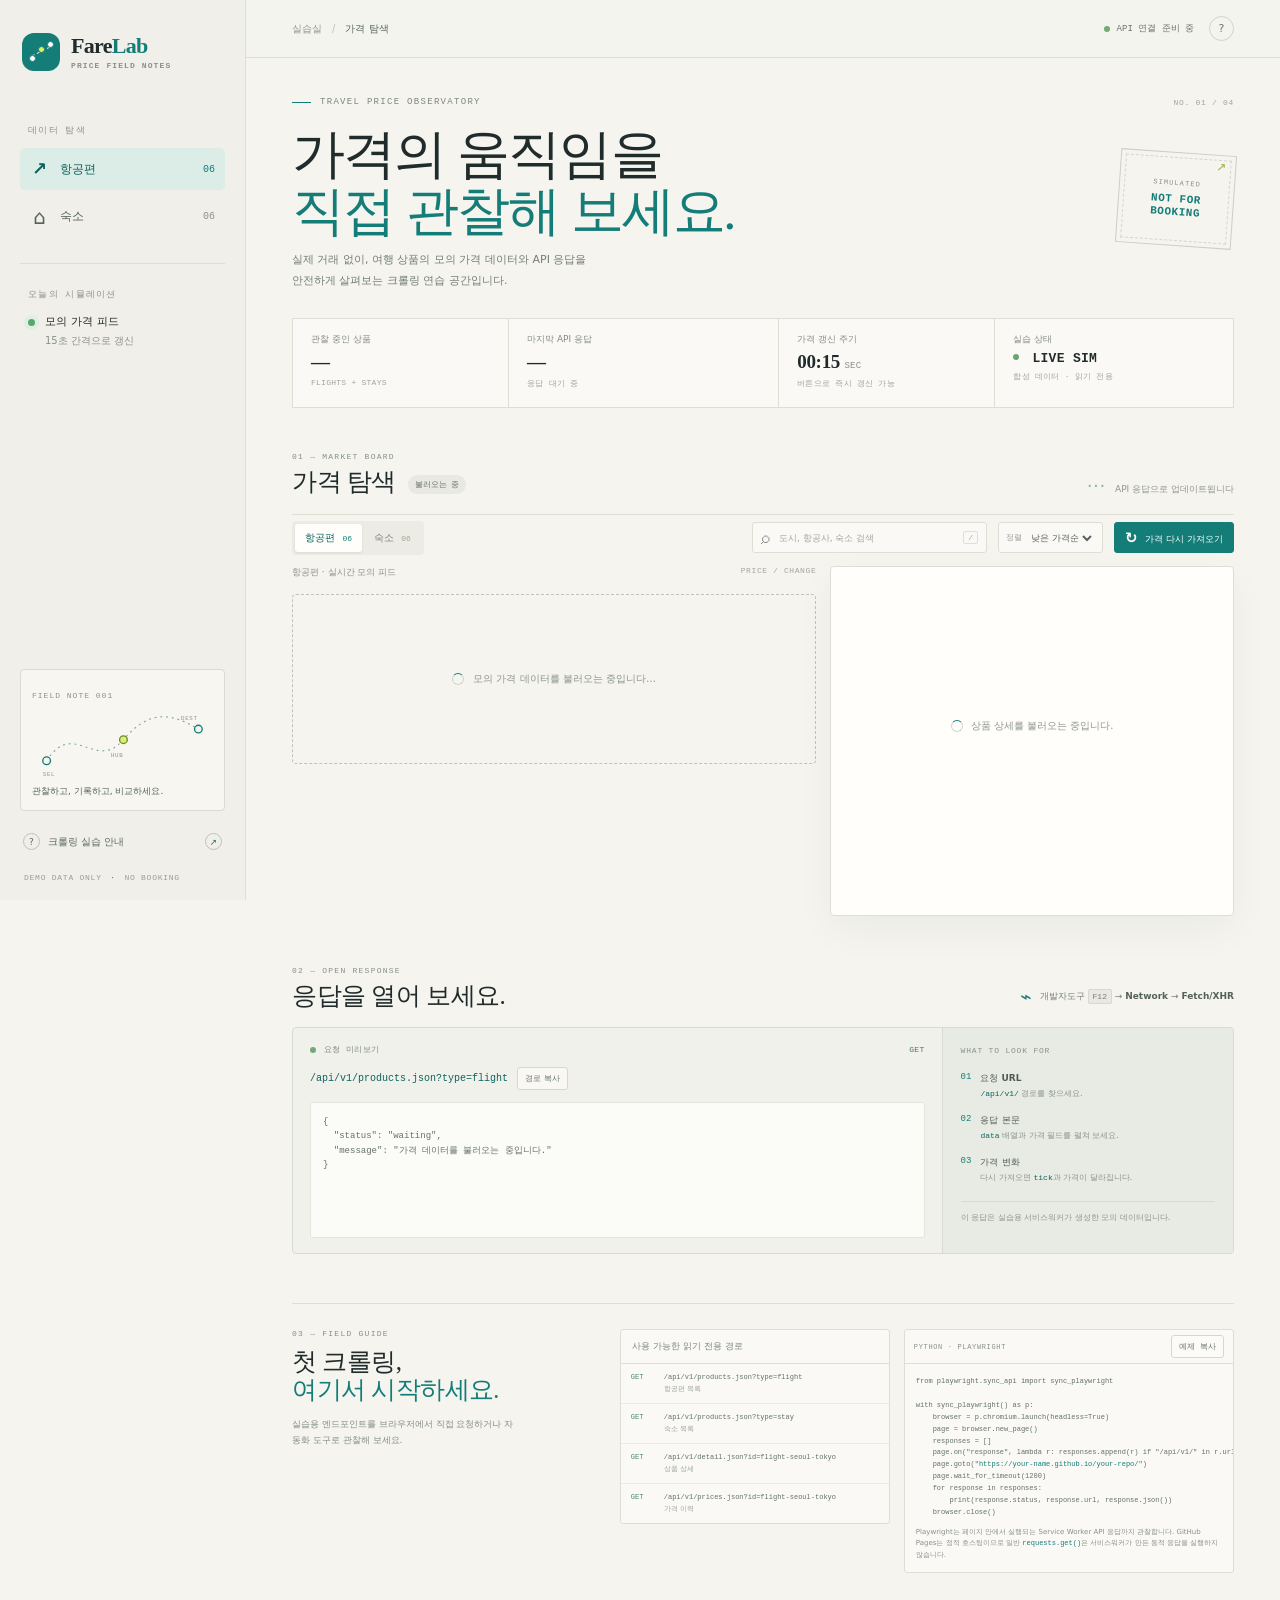
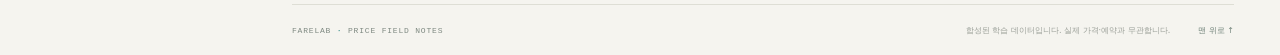
<file: index.html>
<!doctype html>
<html lang="ko">
  <head>
    <meta charset="utf-8" />
    <meta name="viewport" content="width=device-width, initial-scale=1" />
    <meta name="theme-color" content="#f5f4ef" />
    <meta name="description" content="항공편과 숙소의 모의 가격 변동을 보고 브라우저 Network 탭에서 JSON API를 연습하는 크롤링 실습실." />
    <title>FareLab — 여행 가격 크롤링 실습실</title>
    <link rel="icon" href="data:image/svg+xml,%3Csvg xmlns='http://www.w3.org/2000/svg' viewBox='0 0 40 40'%3E%3Crect width='40' height='40' rx='12' fill='%23147d78'/%3E%3Cpath d='M10 25h8l5-10h8' fill='none' stroke='white' stroke-width='2.4' stroke-linecap='round' stroke-dasharray='2 3'/%3E%3Ccircle cx='10' cy='25' r='3' fill='white'/%3E%3Ccircle cx='31' cy='15' r='3' fill='%23d8f36a'/%3E%3C/svg%3E" />
    <link rel="stylesheet" href="styles.css" />
    <script src="api-engine.js" defer></script>
    <script src="app.js" defer></script>
  </head>
  <body>
    <div class="app-shell">
      <aside class="sidebar" aria-label="실습 메뉴">
        <a class="brand" href="./" aria-label="FareLab 홈">
          <span class="brand-mark" aria-hidden="true"><i></i><b></b><em></em></span>
          <span class="brand-name">Fare<span>Lab</span><small>PRICE FIELD NOTES</small></span>
        </a>

        <div class="side-label">데이터 탐색</div>
        <nav class="category-nav" aria-label="상품 종류">
          <button class="nav-item is-active" data-type="flight" type="button">
            <span class="nav-icon" aria-hidden="true">↗</span><span>항공편</span><span class="nav-count" id="flight-count">06</span>
          </button>
          <button class="nav-item" data-type="stay" type="button">
            <span class="nav-icon nav-icon-bed" aria-hidden="true">⌂</span><span>숙소</span><span class="nav-count" id="stay-count">06</span>
          </button>
        </nav>

        <div class="side-rule"></div>
        <div class="side-label">오늘의 시뮬레이션</div>
        <div class="side-note">
          <span class="live-dot"></span>
          <div><strong>모의 가격 피드</strong><small>15초 간격으로 갱신</small></div>
        </div>
        <div class="route-stamp" aria-hidden="true">
          <span class="route-stamp-kicker">FIELD NOTE 001</span>
          <svg viewBox="0 0 180 76" role="img" aria-label="점선 항공 노선 장식">
            <path d="M11 56 C39 12, 62 68, 91 34 S143 8, 169 23" />
            <circle cx="11" cy="56" r="4" /><circle cx="91" cy="34" r="4" /><circle cx="169" cy="23" r="4" />
            <text x="7" y="72">SEL</text><text x="78" y="52">HUB</text><text x="151" y="14">DEST</text>
          </svg>
          <span class="route-stamp-caption">관찰하고, 기록하고, 비교하세요.</span>
        </div>

        <a class="side-help-link" href="#practice-guide"><span>?</span> 크롤링 실습 안내 <span class="side-arrow">↗</span></a>
        <div class="sidebar-footer">DEMO DATA ONLY <span>·</span> NO BOOKING</div>
      </aside>

      <main class="main-content">
        <header class="topbar">
          <div class="breadcrumb"><span>실습실</span><span class="crumb-slash">/</span><strong>가격 탐색</strong></div>
          <div class="topbar-right">
            <span class="environment-badge"><i></i> <span id="api-mode-label">API 연결 준비 중</span></span>
            <button class="icon-button" id="help-button" type="button" aria-label="실습 안내로 이동" title="실습 안내">?</button>
          </div>
        </header>

        <div class="page-wrap">
          <section class="page-intro" aria-labelledby="page-title">
            <div class="eyebrow"><span class="eyebrow-line"></span> TRAVEL PRICE OBSERVATORY <span class="issue-number">NO. 01 / 04</span></div>
            <div class="intro-row">
              <div>
                <h1 id="page-title">가격의 움직임을<br /><em>직접 관찰해 보세요.</em></h1>
                <p class="intro-copy">실제 거래 없이, 여행 상품의 모의 가격 데이터와 API 응답을<br class="desktop-break" /> 안전하게 살펴보는 크롤링 연습 공간입니다.</p>
              </div>
              <div class="intro-stamp"><span>SIMULATED</span><strong>NOT FOR<br />BOOKING</strong><i>↗</i></div>
            </div>
          </section>

          <section class="metric-strip" aria-label="데이터 요약">
            <div class="metric"><span class="metric-label">관찰 중인 상품</span><strong id="metric-products">—</strong><span class="metric-foot">FLIGHTS + STAYS</span></div>
            <div class="metric"><span class="metric-label">마지막 API 응답</span><strong id="metric-updated">—</strong><span class="metric-foot" id="metric-endpoint">응답 대기 중</span></div>
            <div class="metric metric-note"><span class="metric-label">가격 갱신 주기</span><strong>00:15 <small>SEC</small></strong><span class="metric-foot">버튼으로 즉시 갱신 가능</span></div>
            <div class="metric metric-signal"><span class="metric-label">실습 상태</span><strong><i></i> LIVE SIM</strong><span class="metric-foot">합성 데이터 · 읽기 전용</span></div>
          </section>

          <section class="explorer-section" aria-labelledby="explorer-title">
            <div class="section-heading">
              <div><div class="section-kicker">01 — MARKET BOARD</div><h2 id="explorer-title">가격 탐색 <span id="result-count" class="result-count">불러오는 중</span></h2></div>
              <div class="section-heading-note"><span class="tiny-route" aria-hidden="true">···</span> API 응답으로 업데이트됩니다</div>
            </div>

            <div class="explorer-toolbar">
              <div class="type-switch" role="tablist" aria-label="상품 유형 선택">
                <button class="type-tab is-active" role="tab" aria-selected="true" data-type="flight" type="button">항공편 <span>06</span></button>
                <button class="type-tab" role="tab" aria-selected="false" data-type="stay" type="button">숙소 <span>06</span></button>
              </div>
              <label class="search-box"><span aria-hidden="true">⌕</span><input id="search-input" type="search" placeholder="도시, 항공사, 숙소 검색" autocomplete="off" /><kbd>/</kbd></label>
              <label class="sort-control"><span>정렬</span><select id="sort-select" aria-label="상품 정렬"><option value="price-asc">낮은 가격순</option><option value="price-desc">높은 가격순</option><option value="change-desc">변동폭순</option></select></label>
              <button id="refresh-button" class="refresh-button" type="button"><span aria-hidden="true">↻</span> 가격 다시 가져오기</button>
            </div>

            <div class="market-grid">
              <section class="product-column" aria-label="여행 상품 목록">
                <div class="list-meta"><span id="list-caption">항공편 · 실시간 모의 피드</span><span class="list-sort-label">PRICE / CHANGE</span></div>
                <div id="product-list" class="product-list" aria-live="polite"><div class="loading-state"><span class="spinner"></span> 모의 가격 데이터를 불러오는 중입니다…</div></div>
                <div id="empty-state" class="empty-state" hidden>검색 조건에 맞는 상품이 없습니다.</div>
              </section>

              <aside id="detail-panel" class="detail-panel" aria-label="선택한 상품의 상세 가격">
                <div class="detail-loading"><span class="spinner"></span> 상품 상세를 불러오는 중입니다.</div>
              </aside>
            </div>
          </section>

          <section class="api-section" aria-labelledby="api-title">
            <div class="section-heading api-heading">
              <div><div class="section-kicker">02 — OPEN RESPONSE</div><h2 id="api-title">응답을 열어 보세요.</h2></div>
              <div class="network-hint"><span class="network-spark">⌁</span><span>개발자도구 <kbd>F12</kbd> → <b>Network</b> → <b>Fetch/XHR</b></span></div>
            </div>
            <div class="api-console">
              <div class="api-console-main">
                <div class="console-topline"><span class="console-dot"></span><span>요청 미리보기</span><span class="console-request-method">GET</span></div>
                <div class="endpoint-row"><code id="api-endpoint">/api/v1/products.json?type=flight</code><button id="copy-endpoint" class="copy-button" type="button">경로 복사</button></div>
                <pre id="api-response" class="response-preview" aria-label="가장 최근 API JSON 응답"><code>{
  "status": "waiting",
  "message": "가격 데이터를 불러오는 중입니다."
}</code></pre>
              </div>
              <div class="api-console-aside">
                <div class="api-aside-kicker">WHAT TO LOOK FOR</div>
                <ol class="look-list"><li><span>01</span><div><b>요청 URL</b><small><code>/api/v1/</code> 경로를 찾으세요.</small></div></li><li><span>02</span><div><b>응답 본문</b><small><code>data</code> 배열과 가격 필드를 펼쳐 보세요.</small></div></li><li><span>03</span><div><b>가격 변화</b><small>다시 가져오면 <code>tick</code>과 가격이 달라집니다.</small></div></li></ol>
                <div class="response-disclaimer">이 응답은 실습용 서비스워커가 생성한 모의 데이터입니다.</div>
              </div>
            </div>
          </section>

          <section id="practice-guide" class="guide-section" aria-labelledby="guide-title">
            <div class="guide-title-block"><div class="section-kicker">03 — FIELD GUIDE</div><h2 id="guide-title">첫 크롤링,<br /><em>여기서 시작하세요.</em></h2><p>실습용 엔드포인트를 브라우저에서 직접 요청하거나 자동화 도구로 관찰해 보세요.</p></div>
            <div class="guide-content">
              <div class="endpoint-reference">
                <div class="reference-title">사용 가능한 읽기 전용 경로</div>
                <div class="endpoint-item"><span>GET</span><code>/api/v1/products.json?type=flight</code><small>항공편 목록</small></div>
                <div class="endpoint-item"><span>GET</span><code>/api/v1/products.json?type=stay</code><small>숙소 목록</small></div>
                <div class="endpoint-item"><span>GET</span><code>/api/v1/detail.json?id=flight-seoul-tokyo</code><small>상품 상세</small></div>
                <div class="endpoint-item"><span>GET</span><code>/api/v1/prices.json?id=flight-seoul-tokyo</code><small>가격 이력</small></div>
              </div>
                <div class="code-example">
                <div class="code-example-head"><span>PYTHON · PLAYWRIGHT</span><button id="copy-code" class="copy-button" type="button">예제 복사</button></div>
                <pre><code>from playwright.sync_api import sync_playwright

with sync_playwright() as p:
    browser = p.chromium.launch(headless=True)
    page = browser.new_page()
    responses = []
    page.on("response", lambda r: responses.append(r) if "/api/v1/" in r.url else None)
    page.goto("<span id="site-url-placeholder">https://your-name.github.io/your-repo/</span>")
    page.wait_for_timeout(1200)
    for response in responses:
        print(response.status, response.url, response.json())
    browser.close()</code></pre>
                <p>Playwright는 페이지 안에서 실행되는 Service Worker API 응답까지 관찰합니다. GitHub Pages는 정적 호스팅이므로 일반 <code>requests.get()</code>은 서비스워커가 만든 동적 응답을 실행하지 않습니다.</p>
              </div>
            </div>
          </section>

          <footer class="page-footer"><span>FARELAB <i>·</i> PRICE FIELD NOTES</span><span>합성된 학습 데이터입니다. 실제 가격·예약과 무관합니다.</span><a href="#page-title">맨 위로 ↑</a></footer>
        </div>
      </main>
    </div>
    <div id="toast" class="toast" role="status" aria-live="polite"></div>
    <noscript><div class="noscript">FareLab 실습실을 사용하려면 브라우저에서 JavaScript를 활성화해 주세요.</div></noscript>
  </body>
</html>
</file>
<file: styles.css>
:root {
  color-scheme: light;
  --paper: #f5f4ef;
  --paper-deep: #eceae2;
  --white: #fffefa;
  --ink: #202b2b;
  --ink-soft: #53605e;
  --muted: #89908a;
  --line: #deded5;
  --line-dark: #bfc4bb;
  --teal: #147d78;
  --teal-deep: #0d625e;
  --teal-pale: #dcece7;
  --lime: #d8f36a;
  --coral: #c95e4a;
  --coral-pale: #f6e2dc;
  --green: #347a5b;
  --green-pale: #e2eee4;
  --shadow: 0 14px 40px rgba(32, 43, 43, .045);
  font-family: system-ui, -apple-system, BlinkMacSystemFont, "Segoe UI", sans-serif;
  font-synthesis: none;
  text-rendering: optimizeLegibility;
}
* { box-sizing: border-box; }
html { scroll-behavior: smooth; }
body { margin: 0; min-width: 320px; background: var(--paper); color: var(--ink); }
button, input, select { font: inherit; }
button { color: inherit; }
a { color: inherit; text-decoration: none; }
kbd, code, pre, .metric-foot, .eyebrow, .side-label, .section-kicker, .api-aside-kicker, .endpoint-item > span, .console-request-method { font-family: ui-monospace, SFMono-Regular, Menlo, Consolas, monospace; }
.app-shell { min-height: 100vh; }
.sidebar { width: 246px; position: fixed; inset: 0 auto 0 0; z-index: 10; padding: 30px 20px 18px; display: flex; flex-direction: column; background: #f0efe9; border-right: 1px solid var(--line); }
.brand { display: flex; align-items: center; gap: 11px; margin: 3px 0 53px 2px; width: fit-content; }
.brand-mark { width: 38px; height: 38px; position: relative; display: block; border-radius: 12px; background: var(--teal); }
.brand-mark::before { content: ""; position: absolute; left: 9px; right: 9px; top: 18px; height: 1px; border-top: 1.5px dashed rgba(255,255,255,.88); transform: rotate(-26deg); }
.brand-mark i, .brand-mark b, .brand-mark em { position: absolute; width: 7px; height: 7px; border-radius: 100%; background: white; border: 1.5px solid var(--teal); }
.brand-mark i { left: 7px; bottom: 9px; }.brand-mark b { left: 16px; top: 13px; background: var(--lime); }.brand-mark em { right: 6px; top: 8px; }
.brand-name { font-family: Georgia, "Times New Roman", serif; font-size: 22px; letter-spacing: -.7px; line-height: 1; font-weight: 700; }
.brand-name > span { color: var(--teal); }.brand-name small { display: block; padding-top: 5px; font-family: ui-monospace, monospace; font-weight: 600; font-size: 8px; letter-spacing: 1.1px; color: var(--muted); }
.side-label { margin: 0 0 11px 8px; color: #8c9189; font-size: 9px; letter-spacing: 1.25px; text-transform: uppercase; }
.category-nav { display: grid; gap: 5px; }
.nav-item { width: 100%; height: 42px; border: 0; background: transparent; border-radius: 5px; text-align: left; display: flex; align-items: center; gap: 11px; padding: 0 10px; color: #57615e; font-size: 12px; cursor: pointer; transition: background .15s, color .15s; }
.nav-item:hover { background: rgba(20,125,120,.065); }.nav-item.is-active { background: var(--teal-pale); color: var(--teal-deep); font-weight: 680; }
.nav-icon { display: inline-grid; width: 19px; height: 19px; place-items: center; font-size: 18px; line-height: 1; }.nav-icon-bed { font-size: 20px; }
.nav-count { margin-left: auto; color: #8b938d; font: 10px ui-monospace, monospace; }.nav-item.is-active .nav-count { color: var(--teal); }
.side-rule { height: 1px; background: var(--line); margin: 26px 0 24px; }
.side-note { display: flex; align-items: flex-start; gap: 10px; margin: 2px 8px 0; }.live-dot { width: 7px; height: 7px; margin-top: 5px; border-radius: 50%; background: #57a770; box-shadow: 0 0 0 4px #e0efe1; animation: pulse 2.4s infinite; }
.side-note strong, .side-note small { display: block; }.side-note strong { font-size: 11px; font-weight: 650; }.side-note small { margin-top: 5px; font-size: 10px; color: var(--muted); }
.route-stamp { margin: auto 0 22px; padding: 13px 11px 12px; border: 1px solid #dadbd2; border-radius: 4px; background: rgba(255,254,250,.42); }.route-stamp-kicker { color: #8c938d; font: 8px ui-monospace, monospace; letter-spacing: 1px; }.route-stamp svg { width: 100%; height: 73px; overflow: visible; margin: 5px 0 1px; }.route-stamp path { fill: none; stroke: #7fa9a0; stroke-width: 1.2; stroke-dasharray: 2 4; }.route-stamp circle { fill: var(--paper); stroke: var(--teal); stroke-width: 1.4; }.route-stamp circle:nth-of-type(2) { fill: var(--lime); stroke: #718437; }.route-stamp text { font: 6px ui-monospace, monospace; fill: #8e938b; letter-spacing: .7px; }.route-stamp-caption { display: block; color: var(--ink-soft); font-size: 9px; }
.side-help-link { display: flex; align-items: center; gap: 8px; margin: 0 3px 23px; color: #5d6965; font-size: 10px; }.side-help-link > span { width: 17px; height: 17px; display: grid; place-items: center; border: 1px solid #bbc3bd; border-radius: 50%; font-size: 9px; }.side-arrow { margin-left: auto; font-size: 14px; color: var(--teal); }
.sidebar-footer { color: #9a9d96; font: 8px ui-monospace, monospace; letter-spacing: .75px; padding-left: 4px; }.sidebar-footer span { color: var(--teal); margin: 0 3px; }
.main-content { min-height: 100vh; margin-left: 246px; }
.topbar { height: 58px; display: flex; align-items: center; justify-content: space-between; padding: 0 46px; border-bottom: 1px solid var(--line); background: rgba(245,244,239,.82); }.breadcrumb { display: flex; align-items: center; gap: 10px; color: #92978f; font-size: 10px; }.crumb-slash { color: #bdc0b8; }.breadcrumb strong { color: #59635f; font-weight: 600; }.topbar-right { display: flex; align-items: center; gap: 15px; }.environment-badge { display: inline-flex; align-items: center; gap: 7px; color: #69736c; font: 9px ui-monospace, monospace; }.environment-badge i { width: 6px; height: 6px; background: #72ab73; border-radius: 50%; }.icon-button { width: 25px; height: 25px; padding: 0; border-radius: 50%; border: 1px solid #d0d3ca; background: transparent; color: #717a73; font-size: 11px; cursor: pointer; }.icon-button:hover { border-color: var(--teal); color: var(--teal); }
.page-wrap { max-width: 1420px; padding: 39px 46px 0; margin: 0 auto; }
.page-intro { padding-bottom: 27px; }.eyebrow { color: #7c8680; font-size: 9px; letter-spacing: 1.3px; display: flex; align-items: center; gap: 9px; }.eyebrow-line { width: 19px; height: 1px; background: var(--teal); }.issue-number { margin-left: auto; color: #a1a49c; font-size: 8px; letter-spacing: .7px; }
.intro-row { display: flex; justify-content: space-between; align-items: center; gap: 24px; }.intro-row h1 { margin: 19px 0 11px; font-family: Georgia, "Times New Roman", serif; font-size: clamp(34px, 4.2vw, 53px); letter-spacing: -1.8px; line-height: 1.07; font-weight: 500; }.intro-row h1 em, .guide-title-block h2 em { color: var(--teal); font-style: italic; }.intro-copy { color: #737d76; margin: 0; font-size: 11px; line-height: 1.85; }.intro-stamp { position: relative; flex: 0 0 116px; height: 94px; transform: rotate(4deg); border: 1px solid #cbd0c5; display: flex; flex-direction: column; justify-content: center; align-items: center; color: #879089; }.intro-stamp::before { content: ""; position: absolute; inset: 4px; border: 1px dashed #d4d7ce; }.intro-stamp > span { font: 7px ui-monospace, monospace; letter-spacing: 1.1px; }.intro-stamp strong { margin-top: 6px; text-align: center; color: var(--teal); font: 700 11px/1.18 ui-monospace, monospace; letter-spacing: .55px; }.intro-stamp i { position: absolute; right: 9px; top: 4px; color: #9cb04d; font-style: normal; font-size: 12px; }
.metric-strip { display: grid; grid-template-columns: 1fr 1.25fr 1fr 1.1fr; border: 1px solid var(--line); background: rgba(255,254,250,.62); margin: 0 0 44px; }.metric { min-height: 88px; padding: 14px 18px 11px; border-right: 1px solid var(--line); display: flex; flex-direction: column; align-items: flex-start; }.metric:last-child { border-right: 0; }.metric-label { color: #828a83; font-size: 9px; }.metric > strong { margin-top: 5px; color: var(--ink); font: 600 19px Georgia, "Times New Roman", serif; letter-spacing: -.3px; }.metric > strong small { font: 9px ui-monospace, monospace; color: #888e86; letter-spacing: .2px; }.metric-foot { margin-top: 5px; color: #a0a49d; font-size: 8px; letter-spacing: .25px; }.metric-signal > strong { font-family: ui-monospace, monospace; font-size: 13px; letter-spacing: .3px; }.metric-signal > strong i { display: inline-block; width: 6px; height: 6px; border-radius: 50%; background: #6ca571; vertical-align: 2px; margin-right: 5px; }
.section-heading { display: flex; justify-content: space-between; align-items: end; gap: 18px; margin-bottom: 18px; }.section-kicker { color: #85908a; font-size: 8px; letter-spacing: 1.25px; }.section-heading h2 { margin: 7px 0 0; font: 500 25px/1.1 Georgia, "Times New Roman", serif; letter-spacing: -.5px; }.result-count { display: inline-block; margin-left: 6px; vertical-align: 3px; padding: 4px 7px; border-radius: 10px; background: #e8e9e1; color: #68726b; font: 8px ui-monospace, monospace; letter-spacing: 0; }.section-heading-note { color: #8e968e; font-size: 9px; }.tiny-route { margin-right: 6px; color: #8ab0a5; font-size: 17px; letter-spacing: 1px; }
.explorer-toolbar { min-height: 47px; display: flex; align-items: center; gap: 11px; padding: 6px 0 11px; border-top: 1px solid var(--line); }.type-switch { display: flex; align-items: center; gap: 2px; padding: 3px; background: #ecebe4; border-radius: 4px; }.type-tab { border: 0; border-radius: 3px; background: transparent; color: #7c857d; padding: 7px 10px; font-size: 10px; cursor: pointer; }.type-tab span { margin-left: 4px; font: 8px ui-monospace, monospace; color: #a1a59d; }.type-tab.is-active { color: var(--teal-deep); background: var(--white); box-shadow: 0 1px 3px rgba(32,43,43,.08); font-weight: 650; }.type-tab.is-active span { color: var(--teal); }.search-box { margin-left: auto; height: 31px; width: min(235px, 22vw); display: flex; align-items: center; gap: 7px; border: 1px solid var(--line); border-radius: 3px; background: rgba(255,254,250,.62); padding: 0 8px; color: #89908a; }.search-box > span { font-size: 17px; line-height: 1; }.search-box input { width: 100%; min-width: 0; border: 0; outline: none; background: transparent; color: var(--ink); font-size: 9px; }.search-box input::placeholder { color: #a0a49d; }.search-box kbd { border: 1px solid #dedfd7; border-radius: 2px; padding: 1px 4px; color: #a0a49d; font-size: 8px; }.sort-control { height: 31px; display: flex; align-items: center; gap: 5px; border: 1px solid var(--line); background: rgba(255,254,250,.62); border-radius: 3px; padding: 0 7px; color: #9a9f98; font-size: 8px; }.sort-control select { max-width: 100px; border: 0; outline: none; background: transparent; color: #59635f; font-size: 9px; cursor: pointer; }.refresh-button { height: 31px; flex: 0 0 auto; border: 1px solid var(--teal); border-radius: 3px; background: var(--teal); color: white; padding: 0 10px; font-size: 9px; font-weight: 620; cursor: pointer; transition: background .15s, transform .15s; }.refresh-button:hover { background: var(--teal-deep); }.refresh-button:active { transform: translateY(1px); }.refresh-button span { margin-right: 4px; font-size: 15px; vertical-align: -1px; }
.market-grid { display: grid; grid-template-columns: minmax(0, 1.13fr) minmax(285px, .87fr); gap: 14px; align-items: start; }.product-column { min-width: 0; }.list-meta { height: 28px; display: flex; justify-content: space-between; align-items: flex-start; color: #8b928a; font-size: 9px; }.list-sort-label { color: #a3a69e; font: 8px ui-monospace, monospace; letter-spacing: .6px; }.product-list { display: grid; gap: 7px; }.product-card { position: relative; width: 100%; min-height: 96px; border: 1px solid var(--line); border-radius: 4px; background: rgba(255,254,250,.66); padding: 13px 14px 12px; display: grid; grid-template-columns: minmax(0,1fr) auto; column-gap: 10px; text-align: left; cursor: pointer; transition: border .14s, background .14s, box-shadow .14s, transform .14s; }.product-card:hover { background: var(--white); border-color: #b9c8be; transform: translateY(-1px); }.product-card.is-selected { border-color: #7eafa4; background: #fffefa; box-shadow: inset 3px 0 0 var(--teal), var(--shadow); }.card-main { min-width: 0; }.card-overline { display: flex; align-items: center; gap: 7px; margin-bottom: 8px; }.product-type-label { color: var(--teal); font: 8px ui-monospace, monospace; letter-spacing: .65px; text-transform: uppercase; }.card-ref { color: #afb2aa; font: 8px ui-monospace, monospace; }.card-route { display: flex; align-items: center; gap: 8px; min-width: 0; }.route-origin, .route-destination { display: grid; gap: 2px; }.route-origin strong, .route-destination strong { font: 600 15px Georgia, "Times New Roman", serif; letter-spacing: -.2px; white-space: nowrap; }.route-origin small, .route-destination small { color: #898f88; font-size: 8px; white-space: nowrap; overflow: hidden; text-overflow: ellipsis; }.route-line { position: relative; width: 49px; height: 10px; flex: 0 0 auto; }.route-line::before { content: ""; position: absolute; top: 5px; left: 2px; right: 3px; height: 1px; border-top: 1px dashed #a5b6ae; }.route-line::after { content: "›"; position: absolute; right: 0; top: -4px; color: var(--teal); font-size: 14px; }.card-meta { display: flex; flex-wrap: wrap; gap: 5px 10px; margin-top: 9px; color: #858e87; font-size: 8px; }.card-meta span::before { content: "·"; color: #7a9c8b; margin-right: 4px; }.card-price { display: flex; flex-direction: column; align-items: flex-end; justify-content: center; }.card-price strong { white-space: nowrap; font: 600 17px Georgia, "Times New Roman", serif; letter-spacing: -.4px; }.card-price small { margin-top: 6px; white-space: nowrap; padding: 3px 5px; border-radius: 2px; font: 8px ui-monospace, monospace; }.change-down { color: var(--green); background: var(--green-pale); }.change-up { color: var(--coral); background: var(--coral-pale); }.change-flat { color: #777f78; background: #ecece5; }.stay-stars { color: #ad8750; font-size: 9px; letter-spacing: 1px; }.stay-place { min-width: 0; }.stay-place strong { display: block; max-width: 260px; white-space: nowrap; overflow: hidden; text-overflow: ellipsis; font: 600 15px Georgia, "Times New Roman", serif; }.stay-place small { display: block; margin-top: 2px; color: #8a928a; font-size: 8px; }.loading-state, .empty-state { min-height: 170px; display: flex; justify-content: center; align-items: center; gap: 9px; border: 1px dashed var(--line-dark); border-radius: 4px; color: #8b938b; font-size: 10px; }.empty-state[hidden] { display: none; }.spinner { width: 12px; height: 12px; border: 1.5px solid #cdd6d0; border-top-color: var(--teal); border-radius: 50%; animation: spin .8s linear infinite; }
.detail-panel { min-height: 350px; border: 1px solid var(--line); border-radius: 4px; background: var(--white); padding: 17px 17px 15px; box-shadow: var(--shadow); }.detail-loading { min-height: 285px; display: flex; justify-content: center; align-items: center; gap: 8px; color: #8d948e; font-size: 10px; }.detail-head { display: flex; align-items: flex-start; justify-content: space-between; gap: 10px; }.detail-kicker { color: #89928a; font: 8px ui-monospace, monospace; letter-spacing: 1px; }.detail-title { margin: 7px 0 4px; font: 500 21px/1.13 Georgia, "Times New Roman", serif; letter-spacing: -.6px; }.detail-subtitle { color: #848d86; font-size: 9px; }.detail-code { border: 1px solid #e2e4dc; border-radius: 2px; padding: 4px 5px; color: #89908a; font: 8px ui-monospace, monospace; }.detail-price-row { display: flex; align-items: end; justify-content: space-between; gap: 10px; margin-top: 22px; }.detail-price-label { color: #858e87; font-size: 9px; }.detail-price { display: block; margin-top: 4px; font: 500 28px Georgia, "Times New Roman", serif; letter-spacing: -1px; }.detail-change { margin-bottom: 3px; padding: 4px 6px; border-radius: 2px; font: 9px ui-monospace, monospace; }.chart-wrap { margin-top: 13px; border-top: 1px solid #eeeee8; padding-top: 10px; }.chart-heading { display: flex; justify-content: space-between; align-items: center; color: #878f88; font-size: 8px; }.chart-heading strong { color: #5b6962; font: 8px ui-monospace, monospace; }.price-chart { width: 100%; height: 95px; margin: 8px 0 1px; overflow: visible; }.chart-gridline { stroke: #e9ebe5; stroke-width: .8; stroke-dasharray: 2 4; }.chart-area { fill: url(#areaFade); }.chart-line { fill: none; stroke: var(--teal); stroke-width: 1.8; stroke-linecap: round; stroke-linejoin: round; }.chart-point { fill: var(--white); stroke: var(--teal); stroke-width: 1.5; }.chart-footer { display: flex; justify-content: space-between; color: #a0a49c; font: 7px ui-monospace, monospace; }.detail-facts { display: grid; grid-template-columns: 1fr 1fr; gap: 8px 11px; margin-top: 14px; padding-top: 12px; border-top: 1px solid #eeeee8; }.detail-fact span { display: block; color: #9a9f97; font-size: 8px; }.detail-fact strong { display: block; margin-top: 3px; color: #505d57; font-size: 9px; font-weight: 550; }.detail-last-update { margin-top: 11px; display: flex; justify-content: space-between; color: #a1a69f; font: 7px ui-monospace, monospace; }
.api-section { margin-top: 50px; }.api-heading { align-items: end; }.network-hint { display: flex; align-items: center; gap: 8px; margin-bottom: 2px; color: #768078; font-size: 9px; }.network-spark { color: var(--teal); font-size: 19px; }.network-hint kbd { background: #e9e9e2; border: 1px solid #d7d9d1; border-radius: 2px; padding: 2px 4px; font-size: 8px; }.network-hint b { color: #53625a; font-weight: 650; }.api-console { display: grid; grid-template-columns: 1.38fr .62fr; border: 1px solid #d7dbd2; border-radius: 4px; background: #f0f1eb; overflow: hidden; }.api-console-main { min-width: 0; padding: 16px 17px 15px; }.console-topline { display: flex; align-items: center; gap: 8px; color: #7c8780; font: 8px ui-monospace, monospace; letter-spacing: .35px; }.console-dot { width: 6px; height: 6px; background: #72a87a; border-radius: 50%; }.console-request-method { margin-left: auto; color: #417b62; font-size: 8px; }.endpoint-row { display: flex; align-items: center; gap: 9px; margin-top: 12px; }.endpoint-row code { color: var(--teal-deep); font-size: 10px; overflow: hidden; text-overflow: ellipsis; white-space: nowrap; }.copy-button { flex: 0 0 auto; border: 1px solid #d3d9d0; border-radius: 3px; background: rgba(255,254,250,.62); padding: 5px 7px; color: #68736c; font-size: 8px; cursor: pointer; }.copy-button:hover { border-color: var(--teal); color: var(--teal); }.response-preview { max-height: 196px; min-height: 136px; overflow: auto; margin: 12px 0 0; padding: 12px; border: 1px solid #e3e5dd; border-radius: 3px; background: #fbfbf7; color: #65726b; font: 9px/1.6 ui-monospace, monospace; white-space: pre-wrap; word-break: break-word; }.api-console-aside { padding: 18px 18px 14px; background: #e8ebe3; border-left: 1px solid #d7dbd2; }.api-aside-kicker { color: #89938b; font-size: 8px; letter-spacing: .8px; }.look-list { display: grid; gap: 14px; margin: 17px 0 17px; padding: 0; list-style: none; }.look-list li { display: flex; gap: 9px; }.look-list li > span { color: var(--teal); font: 9px ui-monospace, monospace; }.look-list b, .look-list small { display: block; }.look-list b { color: #4f5b55; font-size: 9px; font-weight: 620; }.look-list small { margin-top: 3px; color: #8a928a; font-size: 8px; line-height: 1.5; }.look-list code { color: var(--teal-deep); font-size: 8px; }.response-disclaimer { padding-top: 10px; border-top: 1px solid #d7dcd2; color: #8d958d; font-size: 8px; line-height: 1.5; }
.guide-section { display: grid; grid-template-columns: .65fr 1.35fr; gap: 32px; margin-top: 49px; padding: 25px 0 31px; border-top: 1px solid var(--line); }.guide-title-block h2 { margin: 10px 0 12px; font: 500 25px/1.12 Georgia, "Times New Roman", serif; letter-spacing: -.5px; }.guide-title-block p { max-width: 230px; margin: 0; color: #838c85; font-size: 9px; line-height: 1.8; }.guide-content { display: grid; grid-template-columns: .9fr 1.1fr; gap: 14px; align-items: start; }.endpoint-reference, .code-example { border: 1px solid var(--line); border-radius: 3px; background: rgba(255,254,250,.56); }.reference-title { padding: 10px 11px; border-bottom: 1px solid var(--line); color: #79847d; font-size: 9px; font-weight: 620; }.endpoint-item { display: grid; grid-template-columns: 27px minmax(0,1fr); column-gap: 6px; align-items: center; padding: 9px 10px; border-bottom: 1px solid #ebebe5; }.endpoint-item:last-child { border-bottom: 0; }.endpoint-item > span { color: #4d876d; font-size: 7px; }.endpoint-item > code { overflow: hidden; text-overflow: ellipsis; white-space: nowrap; color: #61726a; font-size: 7px; }.endpoint-item > small { grid-column: 2; margin-top: 3px; color: #a0a49d; font-size: 7px; }.code-example { min-width: 0; overflow: hidden; }.code-example-head { height: 34px; display: flex; align-items: center; justify-content: space-between; padding: 0 9px; border-bottom: 1px solid var(--line); color: #88918a; font: 7px ui-monospace, monospace; letter-spacing: .65px; }.code-example pre { overflow: auto; margin: 0; padding: 12px 11px 8px; color: #62716a; font-size: 7px; line-height: 1.7; }.code-example pre span { color: var(--teal); }.code-example p { margin: 0; padding: 0 11px 11px; color: #899189; font-size: 7px; line-height: 1.65; }.code-example p code { color: var(--teal); font-size: 7px; }
.page-footer { min-height: 51px; border-top: 1px solid var(--line); display: flex; align-items: center; gap: 20px; color: #9a9f98; font-size: 8px; }.page-footer > span:first-child { font: 8px ui-monospace, monospace; letter-spacing: .8px; color: #7e8981; }.page-footer i { color: var(--teal); font-style: normal; }.page-footer > span:nth-child(2) { margin-left: auto; }.page-footer a { margin-left: 8px; color: #71837a; }.page-footer a:hover { color: var(--teal); }
.toast { position: fixed; z-index: 40; right: 23px; bottom: 21px; max-width: min(360px, calc(100vw - 32px)); padding: 11px 14px; border: 1px solid #cbd7cf; border-radius: 4px; background: var(--white); box-shadow: 0 8px 25px rgba(32,43,43,.1); color: #53645a; font-size: 10px; opacity: 0; transform: translateY(8px); pointer-events: none; transition: opacity .18s, transform .18s; }.toast.is-visible { opacity: 1; transform: translateY(0); }.noscript { position: fixed; inset: auto 10px 10px; z-index: 50; background: #fff3c5; padding: 12px; font-size: 12px; }
@keyframes spin { to { transform: rotate(360deg); } } @keyframes pulse { 50% { box-shadow: 0 0 0 6px rgba(87,167,112,.08); } }
@media (min-width: 1500px) { .page-wrap { padding-left: 58px; padding-right: 58px; }.topbar { padding-left: 58px; padding-right: 58px; } }
@media (max-width: 1180px) { .sidebar { width: 215px; padding-left: 16px; padding-right: 16px; }.main-content { margin-left: 215px; }.page-wrap { padding-left: 30px; padding-right: 30px; }.topbar { padding-left: 30px; padding-right: 30px; }.explorer-toolbar { flex-wrap: wrap; }.search-box { width: min(230px, 28vw); }.market-grid { grid-template-columns: minmax(0, 1fr) minmax(260px, .9fr); }.guide-section { grid-template-columns: .5fr 1.5fr; gap: 18px; } }
@media (max-width: 900px) { .sidebar { width: 72px; padding: 18px 10px 13px; align-items: center; }.brand { margin: 3px 0 35px; }.brand-name, .side-label, .nav-item > span:not(.nav-icon), .side-rule, .side-note, .route-stamp, .side-help-link, .sidebar-footer { display: none; }.brand-mark { width: 38px; height: 38px; }.category-nav { width: 100%; }.nav-item { height: 42px; justify-content: center; padding: 0; }.nav-icon { font-size: 19px; }.main-content { margin-left: 72px; }.topbar { height: 52px; }.page-wrap { padding-top: 30px; }.metric-strip { grid-template-columns: repeat(2,1fr); }.metric:nth-child(2) { border-right: 0; }.metric:nth-child(-n+2) { border-bottom: 1px solid var(--line); }.market-grid { grid-template-columns: 1fr; }.detail-panel { min-height: 0; }.detail-loading { min-height: 120px; }.guide-section { grid-template-columns: 1fr; }.guide-title-block p { max-width: 440px; }.guide-content { grid-template-columns: 1fr 1fr; } }
@media (max-width: 620px) { .sidebar { width: 56px; padding: 15px 6px 12px; }.brand { margin-bottom: 27px; }.brand-mark { width: 34px; height: 34px; border-radius: 10px; }.main-content { margin-left: 56px; }.topbar { padding: 0 14px; }.environment-badge { font-size: 8px; }.topbar-right { gap: 8px; }.page-wrap { padding: 24px 14px 0; }.page-intro { padding-bottom: 22px; }.intro-row { align-items: flex-start; }.intro-row h1 { margin-top: 16px; font-size: clamp(30px, 9vw, 42px); }.intro-copy { max-width: 340px; font-size: 10px; }.intro-stamp { flex-basis: 72px; height: 66px; margin-top: 23px; }.intro-stamp > span { font-size: 6px; }.intro-stamp strong { font-size: 8px; }.intro-stamp i { font-size: 9px; }.desktop-break { display: none; }.metric-strip { margin-bottom: 34px; }.metric { min-height: 76px; padding: 11px 10px 9px; }.metric-label { font-size: 8px; }.metric > strong { font-size: 16px; }.metric-foot { font-size: 7px; }.section-heading h2 { font-size: 22px; }.section-heading-note { display: none; }.explorer-toolbar { gap: 7px; }.type-switch { order: 1; }.search-box { order: 3; margin-left: 0; width: calc(100% - 108px); }.sort-control { order: 2; margin-left: auto; }.refresh-button { order: 4; width: 101px; padding: 0 5px; font-size: 8px; }.market-grid { gap: 11px; }.product-card { padding: 11px 10px; min-height: 90px; }.route-origin strong, .route-destination strong { font-size: 14px; }.route-line { width: 25px; }.card-price strong { font-size: 15px; }.detail-panel { padding: 14px 12px; }.api-section { margin-top: 37px; }.network-hint { align-items: flex-end; gap: 5px; max-width: 150px; font-size: 7px; }.network-spark { font-size: 16px; }.api-console { grid-template-columns: 1fr; }.api-console-aside { border-left: 0; border-top: 1px solid #d7dbd2; }.look-list { grid-template-columns: 1fr; }.guide-section { margin-top: 38px; padding-top: 21px; }.guide-content { grid-template-columns: 1fr; }.endpoint-item > code { font-size: 8px; }.code-example pre { font-size: 8px; }.code-example p { font-size: 8px; }.page-footer { flex-wrap: wrap; gap: 7px 12px; padding: 12px 0; }.page-footer > span:nth-child(2) { order: 3; width: 100%; margin-left: 0; }.page-footer a { margin-left: auto; } }
@media (prefers-reduced-motion: reduce) { *, *::before, *::after { scroll-behavior: auto !important; animation-duration: .01ms !important; animation-iteration-count: 1 !important; transition-duration: .01ms !important; } }
</file>
